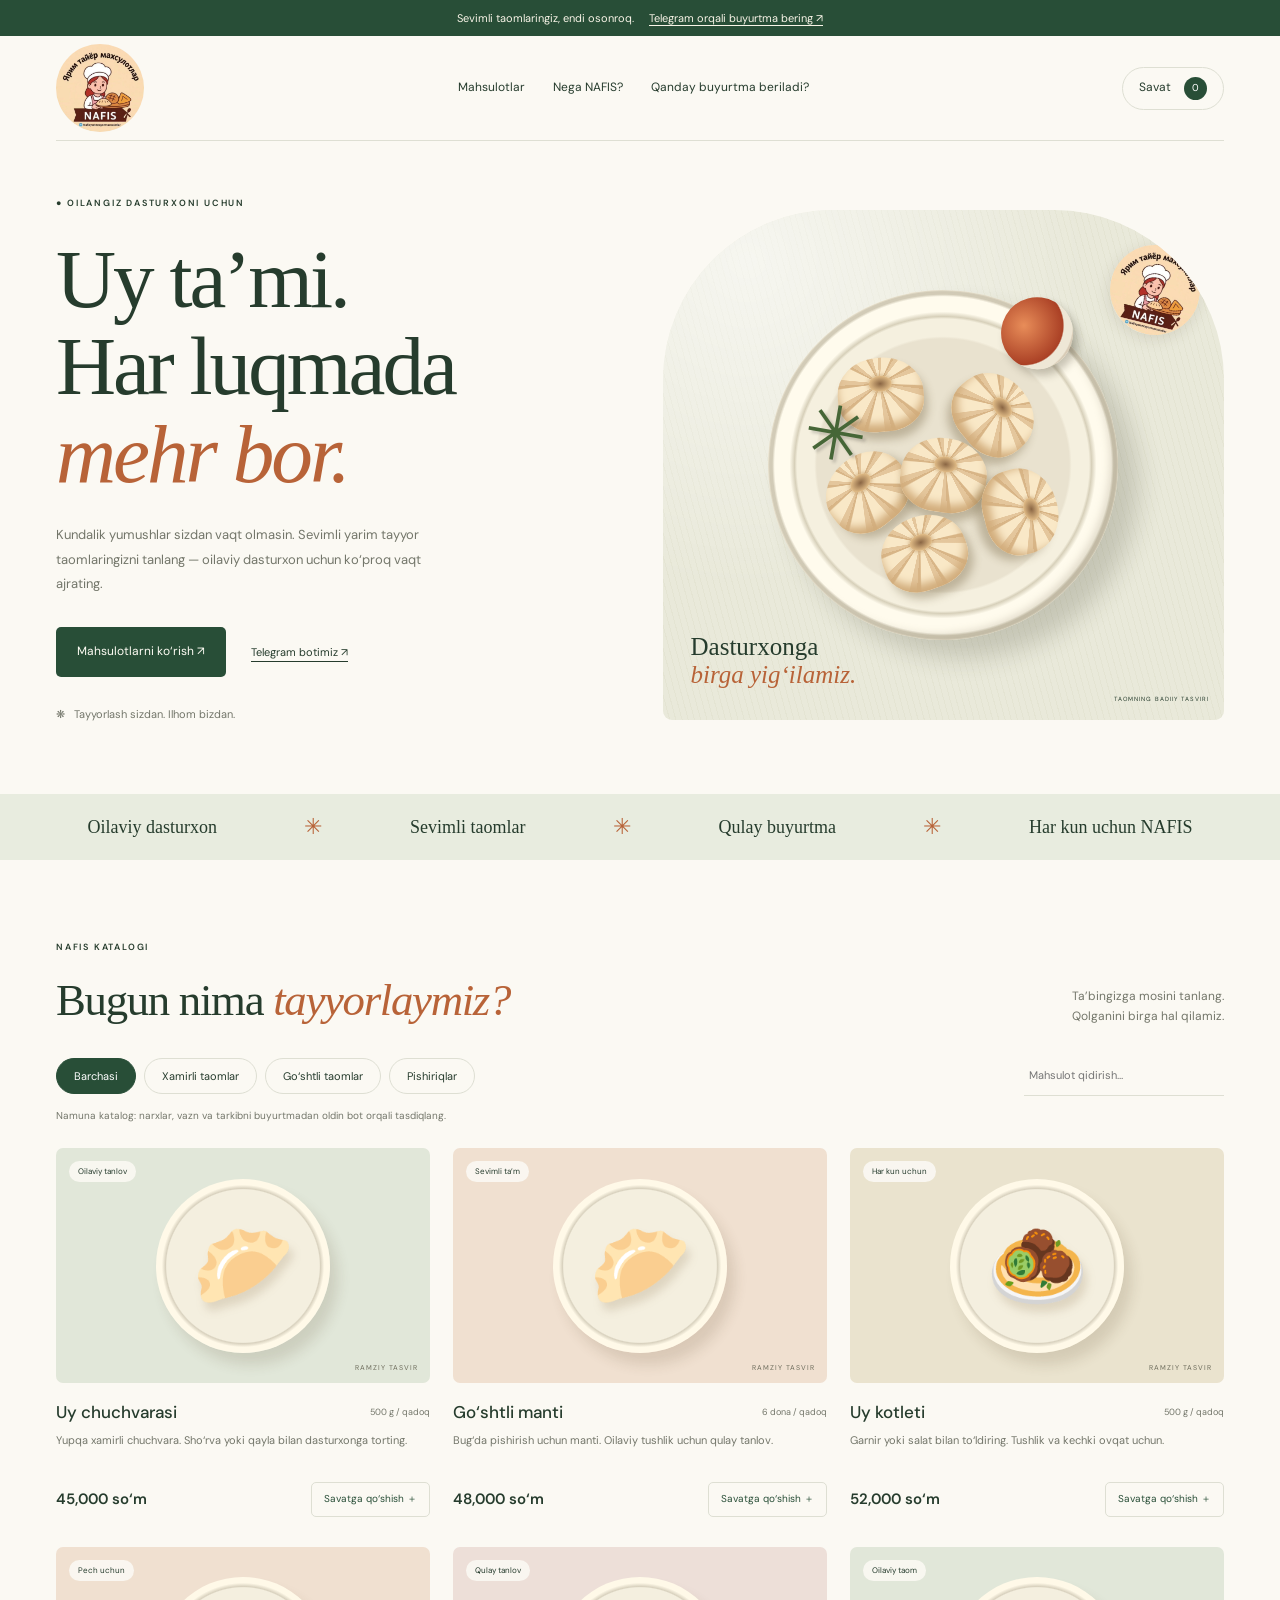
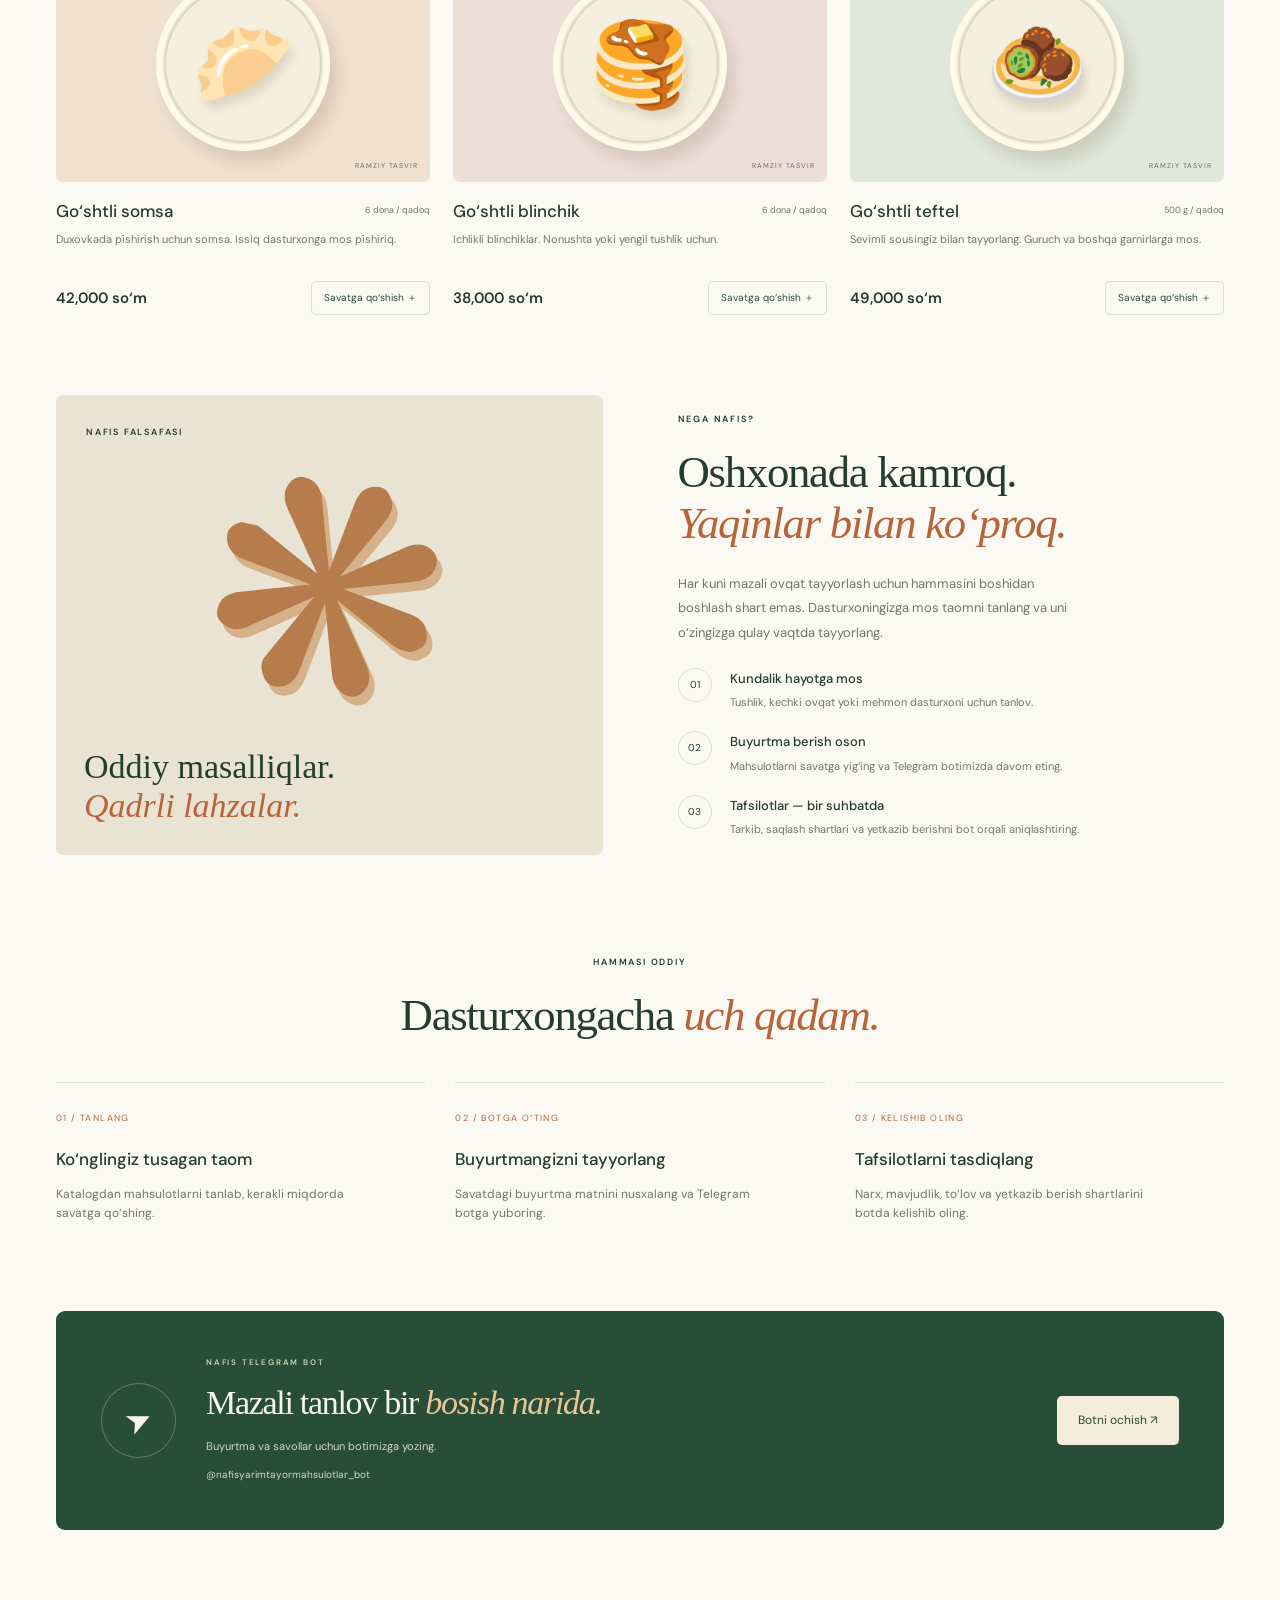
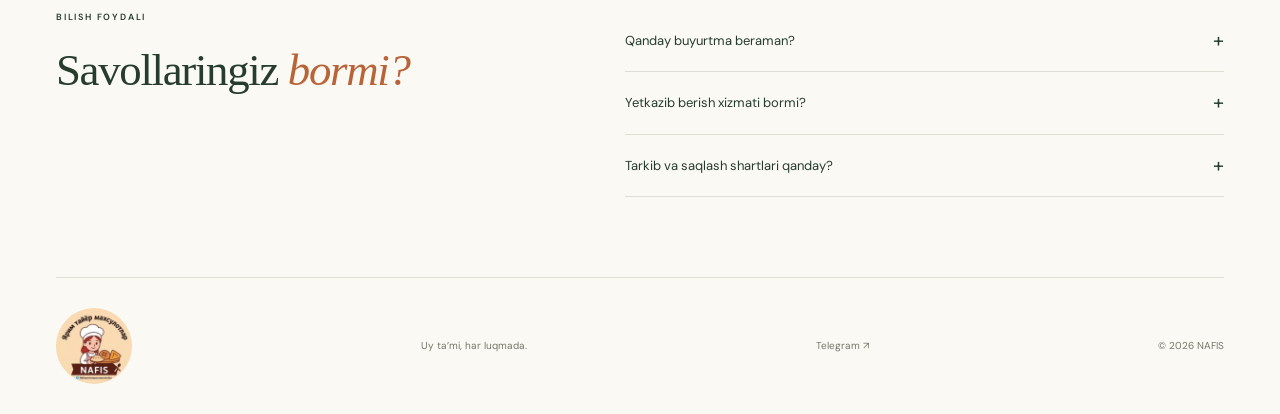
<file: chat/index.html>
<!DOCTYPE html>
<html lang="uz"><head><meta charset="UTF-8"><meta name="viewport" content="width=device-width,initial-scale=1"><meta name="theme-color" content="#284e37"><meta name="description" content="NAFIS yarim tayyor mahsulotlar. Mahsulotlarni tanlang va Telegram bot orqali buyurtma bering."><title>NAFIS — Uy ta’mi, har luqmada</title><link rel="icon" type="image/jpeg" href="nafis-logo.jpg"><link rel="stylesheet" href="style.css"><script src="data.js" defer></script><script src="script.js" defer></script></head><body>
<a class="skip" href="#main">Asosiy mazmunga o‘tish</a><div class="topbar">Sevimli taomlaringiz, endi osonroq. <a data-bot href="https://t.me/nafisyarimtayormahsulotlar_bot" target="_blank" rel="noopener noreferrer">Telegram orqali buyurtma bering ↗</a></div>
<header class="wrap header"><a class="logo has-image" href="#" aria-label="NAFIS bosh sahifa"><img class="brand-image" src="nafis-logo.jpg" alt="NAFIS yarim tayyor mahsulotlar" width="88" height="88"></a><nav id="nav" aria-label="Asosiy navigatsiya"><a href="#mahsulotlar">Mahsulotlar</a><a href="#haqimizda">Nega NAFIS?</a><a href="#buyurtma">Qanday buyurtma beriladi?</a></nav><div class="actions"><button id="open-cart" aria-haspopup="dialog">Savat <span id="cart-count">0</span></button><button id="menu" aria-label="Menyuni ochish" aria-controls="nav" aria-expanded="false">☰</button></div></header>
<main id="main"><section class="hero wrap"><div><p class="eyebrow">● OILANGIZ DASTURXONI UCHUN</p><h1>Uy ta’mi.<br>Har luqmada<br><em>mehr bor.</em></h1><p class="intro">Kundalik yumushlar sizdan vaqt olmasin. Sevimli yarim tayyor taomlaringizni tanlang — oilaviy dasturxon uchun ko‘proq vaqt ajrating.</p><div class="hero-actions"><a class="button" href="#mahsulotlar">Mahsulotlarni ko‘rish ↗</a><a class="text-link" data-bot href="https://t.me/nafisyarimtayormahsulotlar_bot" target="_blank" rel="noopener noreferrer">Telegram botimiz ↗</a></div><p class="hero-note">❋ &nbsp; Tayyorlash sizdan. Ilhom bizdan.</p></div><div class="hero-art" role="img" aria-label="Likopchadagi manti taomining badiiy tasviri"><div class="plate"><i class="dumpling d1"></i><i class="dumpling d2"></i><i class="dumpling d3"></i><i class="dumpling d4"></i><i class="dumpling d5"></i><i class="dumpling d6"></i><span class="herb">✳</span><span class="sauce"></span></div><img class="seal brand-seal" src="nafis-logo.jpg" alt="NAFIS" width="90" height="90"><span class="art-caption">Dasturxonga<br><em>birga yig‘ilamiz.</em></span><small>TAOMNING BADIIY TASVIRI</small></div></section>
<div class="ribbon"><span>Oilaviy dasturxon</span><b>✳</b><span>Sevimli taomlar</span><b>✳</b><span>Qulay buyurtma</span><b>✳</b><span>Har kun uchun NAFIS</span></div>
<section class="catalog wrap" id="mahsulotlar"><div class="section-head"><div><p class="eyebrow">NAFIS KATALOGI</p><h2>Bugun nima <em>tayyorlaymiz?</em></h2></div><p>Ta’bingizga mosini tanlang.<br>Qolganini birga hal qilamiz.</p></div><div class="tools"><div class="filters" role="group" aria-label="Mahsulot toifalari"><button data-filter="all" class="active" aria-pressed="true">Barchasi</button><button data-filter="xamir" aria-pressed="false">Xamirli taomlar</button><button data-filter="gosht" aria-pressed="false">Go‘shtli taomlar</button><button data-filter="pishiriq" aria-pressed="false">Pishiriqlar</button></div><input id="search" type="search" placeholder="Mahsulot qidirish…" aria-label="Mahsulot qidirish"></div><p class="catalog-note">Namuna katalog: narxlar, vazn va tarkibni buyurtmadan oldin bot orqali tasdiqlang.</p><div class="products" id="products"></div><p id="empty-search" hidden>Mahsulot topilmadi. Boshqa nom bilan qidirib ko‘ring.</p></section>
<section class="about wrap" id="haqimizda"><div class="about-art"><p class="eyebrow">NAFIS FALSAFASI</p><span class="flower">❋</span><span class="art-caption">Oddiy masalliqlar.<br><em>Qadrli lahzalar.</em></span></div><div><p class="eyebrow">NEGA NAFIS?</p><h2>Oshxonada kamroq.<br><em>Yaqinlar bilan ko‘proq.</em></h2><p class="intro">Har kuni mazali ovqat tayyorlash uchun hammasini boshidan boshlash shart emas. Dasturxoningizga mos taomni tanlang va uni o‘zingizga qulay vaqtda tayyorlang.</p><div class="benefit"><b>01</b><div><h3>Kundalik hayotga mos</h3><p>Tushlik, kechki ovqat yoki mehmon dasturxoni uchun tanlov.</p></div></div><div class="benefit"><b>02</b><div><h3>Buyurtma berish oson</h3><p>Mahsulotlarni savatga yig‘ing va Telegram botimizda davom eting.</p></div></div><div class="benefit"><b>03</b><div><h3>Tafsilotlar — bir suhbatda</h3><p>Tarkib, saqlash shartlari va yetkazib berishni bot orqali aniqlashtiring.</p></div></div></div></section>
<section class="steps wrap" id="buyurtma"><p class="eyebrow">HAMMASI ODDIY</p><h2>Dasturxongacha <em>uch qadam.</em></h2><div class="step-grid"><article><span>01 / TANLANG</span><h3>Ko‘nglingiz tusagan taom</h3><p>Katalogdan mahsulotlarni tanlab, kerakli miqdorda savatga qo‘shing.</p></article><article><span>02 / BOTGA O‘TING</span><h3>Buyurtmangizni tayyorlang</h3><p>Savatdagi buyurtma matnini nusxalang va Telegram botga yuboring.</p></article><article><span>03 / KELISHIB OLING</span><h3>Tafsilotlarni tasdiqlang</h3><p>Narx, mavjudlik, to‘lov va yetkazib berish shartlarini botda kelishib oling.</p></article></div></section>
<section class="telegram wrap"><span class="telegram-icon" aria-hidden="true">➤</span><div><p class="eyebrow">NAFIS TELEGRAM BOT</p><h2>Mazali tanlov bir <em>bosish narida.</em></h2><p>Buyurtma va savollar uchun botimizga yozing.</p><small>@nafisyarimtayormahsulotlar_bot</small></div><a class="button light" data-bot href="https://t.me/nafisyarimtayormahsulotlar_bot" target="_blank" rel="noopener noreferrer">Botni ochish ↗</a></section>
<section class="faq wrap"><div><p class="eyebrow">BILISH FOYDALI</p><h2>Savollaringiz <em>bormi?</em></h2></div><div><details><summary>Qanday buyurtma beraman? <span>+</span></summary><p>Mahsulotlarni savatga qo‘shing, buyurtma matnini nusxalang va bot chatiga yuboring. Buyurtma botda tasdiqlangandan keyin qabul qilinadi.</p></details><details><summary>Yetkazib berish xizmati bormi? <span>+</span></summary><p>Yetkazib berish hududi, vaqti va narxini botdan aniqlashtiring. Saytdagi jami summaga yetkazib berish kiritilmagan.</p></details><details><summary>Tarkib va saqlash shartlari qanday? <span>+</span></summary><p>Aniq tarkib, allergenlar, saqlash harorati va tayyorlash yo‘riqnomasini buyurtmadan oldin bot orqali so‘rang. Qadoqdagi ko‘rsatmalarga amal qiling.</p></details></div></section></main>
<footer class="wrap"><a class="logo has-image" href="#" aria-label="NAFIS bosh sahifa"><img class="brand-image" src="nafis-logo.jpg" alt="NAFIS yarim tayyor mahsulotlar" width="88" height="88"></a><span>Uy ta’mi, har luqmada.</span><a data-bot href="https://t.me/nafisyarimtayormahsulotlar_bot" target="_blank" rel="noopener noreferrer">Telegram ↗</a><small>© <span id="year">2026</span> NAFIS</small></footer>
<div class="toast" id="toast" role="status"></div><dialog id="cart-dialog" aria-labelledby="cart-title"><div class="cart-heading"><div><p class="eyebrow">SIZNING TANLOVINGIZ</p><h2 id="cart-title">Savatingiz</h2></div><button id="close-cart" aria-label="Savatni yopish">×</button></div><div id="cart-items"></div><div id="checkout"><div class="total"><span>Taxminiy jami</span><strong id="cart-total"></strong></div><p class="catalog-note">Narxlar namuna uchun. Yakuniy narx va yetkazib berish botda tasdiqlanadi.</p><form id="customer-form"><h3>Buyurtmachi ma?lumotlari</h3><label for="customer-name">Ismingiz</label><input id="customer-name" name="name" autocomplete="name" required maxlength="80" placeholder="Ism va familiya"><label for="customer-phone">Telefon raqamingiz</label><input id="customer-phone" name="tel" type="tel" autocomplete="tel" required maxlength="25" placeholder="+998 90 123 45 67"><label for="delivery-method">Buyurtmani olish usuli</label><select id="delivery-method"><option value="delivery">Yetkazib berish</option><option value="pickup">Olib ketish</option></select><div id="address-field"><label for="customer-address">Yetkazib berish manzili</label><input id="customer-address" autocomplete="street-address" required maxlength="250" placeholder="Shahar, ko?cha, uy va mo?ljal"></div></form><label for="order-note">Buyurtmaga izoh (ixtiyoriy)</label><textarea id="order-note" rows="2" maxlength="500" placeholder="Yetkazib berish hududi yoki savolingiz"></textarea><label for="order-text">Botga yuborish uchun buyurtma</label><textarea id="order-text" rows="6" readonly></textarea><button class="button" id="copy-order">1. Buyurtmani nusxalash ⧉</button><a id="send-order" class="button secondary" data-bot href="https://t.me/nafisyarimtayormahsulotlar_bot" target="_blank" rel="noopener noreferrer">2. Botga o‘tish va matnni yuborish ↗</a><p id="copy-status" role="status"></p></div></dialog><noscript><p class="noscript">Katalog va savat uchun JavaScriptni yoqing. Buyurtmani Telegram botimiz orqali ham berishingiz mumkin.</p></noscript></body></html>
</file>
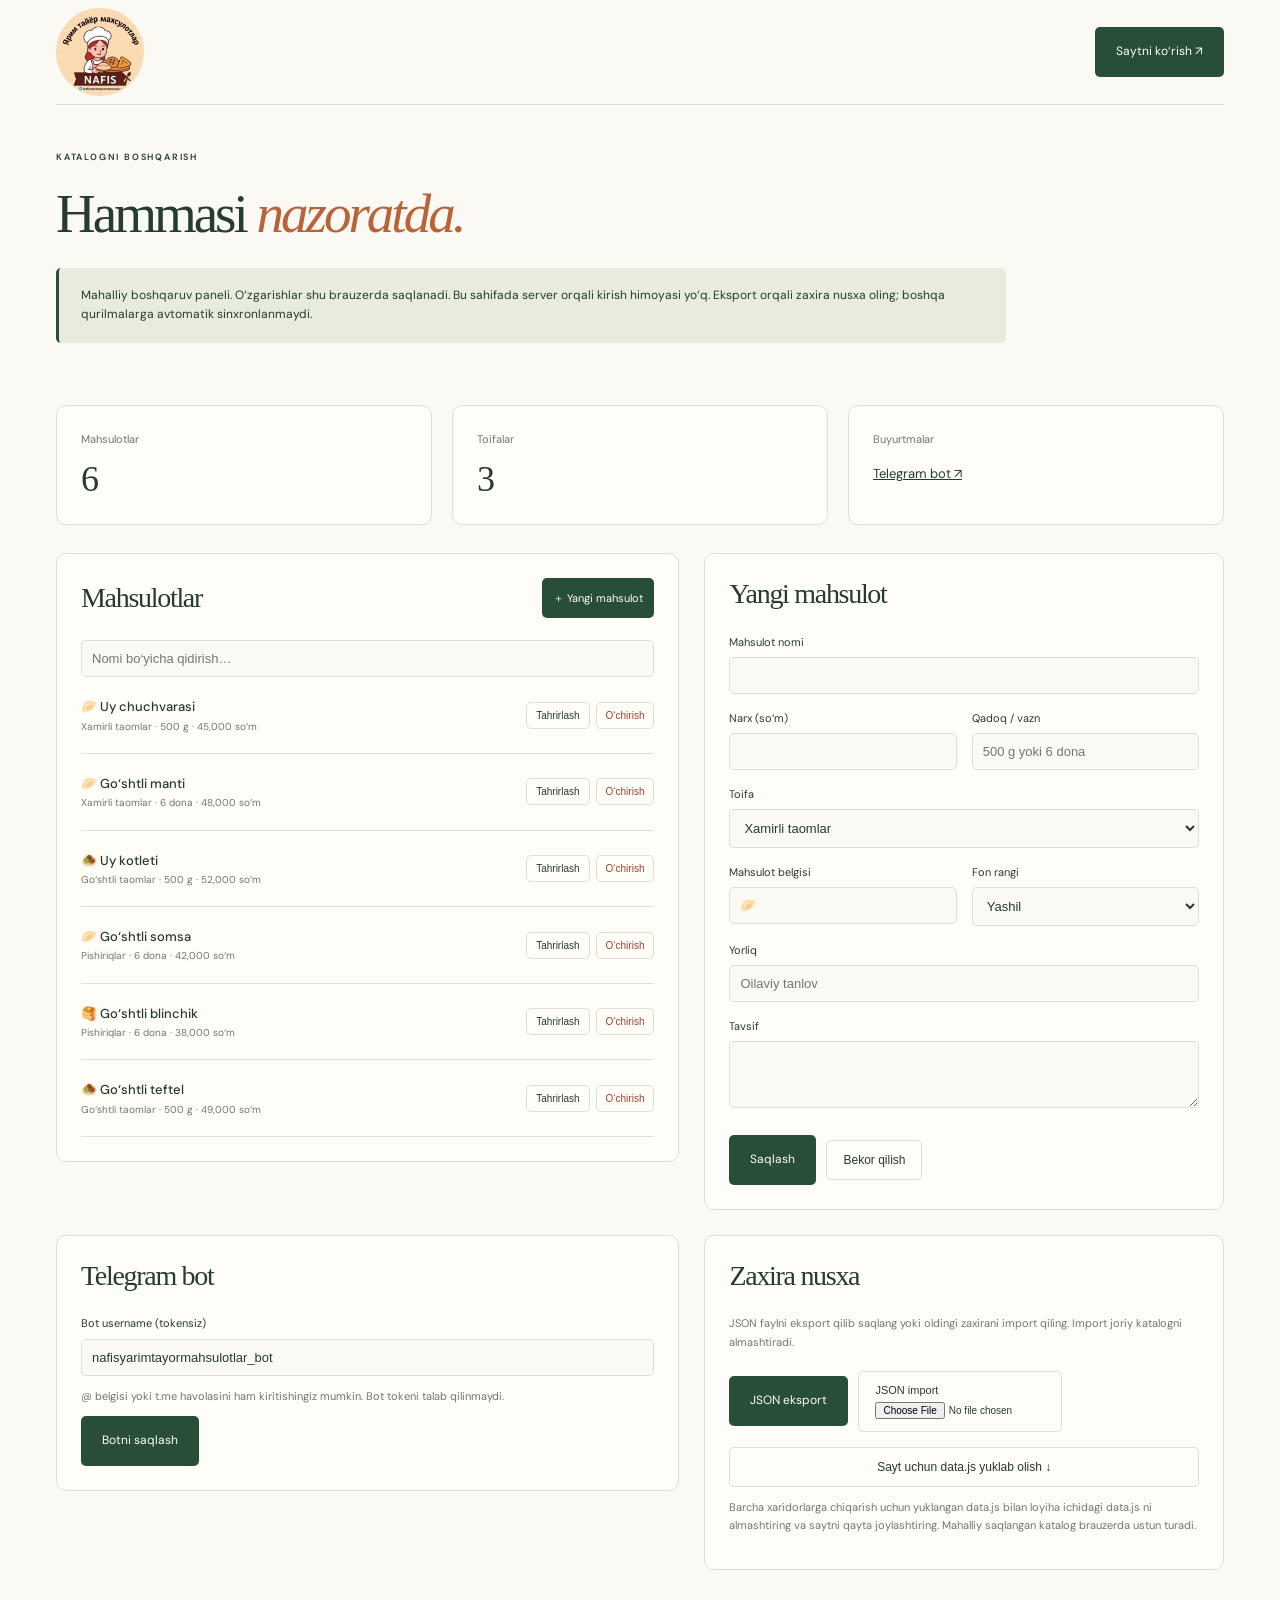
<file: chat/admin.html>
<!DOCTYPE html><html lang="uz"><head><meta charset="utf-8"><meta name="viewport" content="width=device-width,initial-scale=1"><meta name="robots" content="noindex"><title>NAFIS — Boshqaruv</title><link rel="icon" type="image/jpeg" href="nafis-logo.jpg"><link rel="stylesheet" href="style.css"><link rel="stylesheet" href="admin.css"><script src="data.js" defer></script><script src="admin.js" defer></script></head><body><header class="wrap header"><a class="logo has-image" href="index.html" aria-label="NAFIS bosh sahifa"><img class="brand-image" src="nafis-logo.jpg" alt="NAFIS yarim tayyor mahsulotlar" width="88" height="88"></a><a class="button" href="index.html">Saytni ko‘rish ↗</a></header><main class="wrap admin"><p class="eyebrow">KATALOGNI BOSHQARISH</p><h1>Hammasi <em>nazoratda.</em></h1><p class="notice">Mahalliy boshqaruv paneli. O‘zgarishlar shu brauzerda saqlanadi. Bu sahifada server orqali kirish himoyasi yo‘q. Eksport orqali zaxira nusxa oling; boshqa qurilmalarga avtomatik sinxronlanmaydi.</p><p id="status" role="status" aria-live="polite"></p><div class="stats"><article><small>Mahsulotlar</small><strong id="product-count">0</strong></article><article><small>Toifalar</small><strong>3</strong></article><article><small>Buyurtmalar</small><a id="bot-link" target="_blank" rel="noopener noreferrer">Telegram bot ↗</a></article></div><div class="admin-grid"><section class="panel"><div class="panel-head"><h2>Mahsulotlar</h2><button id="new-product" class="button">＋ Yangi mahsulot</button></div><input id="admin-search" type="search" placeholder="Nomi bo‘yicha qidirish…" aria-label="Mahsulot qidirish"><div id="admin-products"></div></section><section class="panel editor"><h2 id="editor-title">Yangi mahsulot</h2><form id="product-form"><input type="hidden" id="product-id"><label for="name">Mahsulot nomi</label><input id="name" required maxlength="80"><div class="field-row"><div><label for="price">Narx (so‘m)</label><input id="price" type="number" min="1" max="100000000" step="1" required></div><div><label for="weight">Qadoq / vazn</label><input id="weight" placeholder="500 g yoki 6 dona" required maxlength="40"></div></div><label for="category">Toifa</label><select id="category"><option value="xamir">Xamirli taomlar</option><option value="gosht">Go‘shtli taomlar</option><option value="pishiriq">Pishiriqlar</option></select><div class="field-row"><div><label for="food">Mahsulot belgisi</label><input id="food" value="🥟" required maxlength="16"></div><div><label for="color">Fon rangi</label><select id="color"><option value="sage">Yashil</option><option value="peach">Shaftoli</option><option value="gold">Oltin</option><option value="pink">Pushti</option></select></div></div><label for="tag">Yorliq</label><input id="tag" placeholder="Oilaviy tanlov" required maxlength="40"><label for="description">Tavsif</label><textarea id="description" rows="3" required maxlength="400"></textarea><div class="form-actions"><button class="button" type="submit">Saqlash</button><button class="quiet" id="cancel-edit" type="button">Bekor qilish</button></div></form></section></div><div class="admin-grid settings"><section class="panel"><h2>Telegram bot</h2><form id="settings-form"><label for="bot-username">Bot username (tokensiz)</label><input id="bot-username" required maxlength="32" placeholder="nafisyarimtayormahsulotlar_bot"><p class="hint">@ belgisi yoki t.me havolasini ham kiritishingiz mumkin. Bot tokeni talab qilinmaydi.</p><button class="button">Botni saqlash</button></form></section><section class="panel"><h2>Zaxira nusxa</h2><p class="hint">JSON faylni eksport qilib saqlang yoki oldingi zaxirani import qiling. Import joriy katalogni almashtiradi.</p><div class="form-actions"><button class="button" id="export-data">JSON eksport</button><label class="quiet file-label">JSON import<input id="import-data" type="file" accept=".json,application/json"></label></div><button id="export-source" class="quiet wide">Sayt uchun data.js yuklab olish ↓</button><p class="hint">Barcha xaridorlarga chiqarish uchun yuklangan data.js bilan loyiha ichidagi data.js ni almashtiring va saytni qayta joylashtiring. Mahalliy saqlangan katalog brauzerda ustun turadi.</p></section></div></main><dialog id="confirm-dialog" aria-labelledby="confirm-title"><h2 id="confirm-title">Tasdiqlash</h2><p id="confirm-text"></p><div class="form-actions"><button id="confirm-yes" class="button">Tasdiqlash</button><button id="confirm-no" class="quiet">Bekor qilish</button></div></dialog></body></html>
</file>
<file: chat/style.css>
@import url('https://fonts.googleapis.com/css2?family=DM+Sans:wght@400;500;600;700&display=swap');
:root{--bg:#fbf9f3;--ink:#263c2d;--green:#284e37;--muted:#73766a;--line:#dedfd3;--orange:#b86338;--serif:Georgia,'Times New Roman',serif}*{box-sizing:border-box}html{scroll-behavior:smooth;scroll-padding-top:25px}body{margin:0;background:var(--bg);color:var(--ink);font:14px/1.65 'DM Sans',Arial,sans-serif}a{color:inherit;text-decoration:none}button,input,textarea{font:inherit}button{cursor:pointer}a,button{-webkit-tap-highlight-color:transparent}:focus-visible{outline:3px solid var(--orange);outline-offset:4px}.wrap{width:calc(100% - 112px);max-width:1320px;margin-inline:auto}.topbar{background:var(--green);color:#f9f5e8;padding:9px 20px;text-align:center;font-size:11px}.topbar a{margin-left:12px;text-decoration:underline;text-underline-offset:3px}.header{height:105px;display:flex;justify-content:space-between;align-items:center;gap:25px;border-bottom:1px solid var(--line)}.logo{display:flex;align-items:center;gap:10px}.logo>b{font-size:49px;line-height:1;font-weight:400}.logo>span{font:32px/1.1 var(--serif);letter-spacing:3px}.logo small{display:block;font:600 6px/2.5 Arial,sans-serif;letter-spacing:1.3px}.header nav{display:flex;gap:28px;font-size:12px}.header nav a:hover,.text-link:hover{color:var(--orange)}.actions{display:flex;align-items:center;gap:10px}.actions button{border:1px solid var(--line);border-radius:25px;background:transparent;padding:9px 16px;color:var(--ink);font-size:12px}#cart-count{display:inline-grid;place-items:center;min-width:23px;height:23px;background:var(--green);color:white;border-radius:50%;font-size:10px;margin-left:10px}#menu{display:none}.hero{display:grid;grid-template-columns:1fr 1fr;gap:45px;align-items:center;padding-block:55px 60px}.eyebrow{font-size:9px;letter-spacing:1.8px;font-weight:600;margin:0 0 20px}h1{font:400 clamp(56px,6.5vw,94px)/1.05 var(--serif);letter-spacing:-3px;margin:25px 0}em{font-weight:400;color:var(--orange)}.intro{max-width:400px;font-size:13px;color:var(--muted);line-height:1.9}.hero-actions{display:flex;align-items:center;gap:25px;margin-top:30px}.button{display:flex;align-items:center;justify-content:center;gap:20px;background:var(--green);color:#fffdf5;border:0;border-radius:5px;padding:15px 21px;font-size:12px;transition:background .2s,transform .2s}.button:hover{background:#386747;transform:translateY(-1px)}.text-link{font-size:11px;text-decoration:underline;text-underline-offset:5px}.hero-note{font-size:11px;color:var(--muted);margin-top:28px}.hero-art{position:relative;min-width:0;min-height:510px;background:#e9e9da;border-radius:170px 170px 9px 9px;overflow:hidden;display:grid;place-items:center;isolation:isolate}.hero-art:before{content:'';position:absolute;inset:0;background:radial-gradient(ellipse at 15% 10%,#fff9,transparent 50%),repeating-linear-gradient(75deg,#9c9b6610 0 1px,transparent 1px 6px)}.plate{position:relative;width:350px;height:350px;border-radius:50%;background:radial-gradient(circle,#e9e2cf 0 51%,#f5f0df 52% 59%,#d7d0ba 60%,#fffbed 62% 68%,#d2cbb7 69% 70%,#f7f0dd 71%);box-shadow:15px 23px 25px #3b3c2633,inset -6px -7px 9px #9e967e55;transform:rotate(-15deg)}.dumpling{position:absolute;width:86px;height:74px;border-radius:48% 48% 42% 42%;background:repeating-conic-gradient(from 0deg at 50% 35%,#e4c69c 0deg 8deg,#f9e8c7 9deg 28deg,#d8b587 30deg 34deg);box-shadow:3px 8px 8px #69563255,inset 0 -8px 8px #d1ac7b;transform:rotate(10deg)}.dumpling:after{content:'';position:absolute;width:23px;height:16px;left:32px;top:18px;border-radius:50%;background:radial-gradient(ellipse,#8a6644,#dcb783 65%,#f3ddb5);box-shadow:0 0 5px #bd9663}.d1{left:90px;top:54px}.d2{right:70px;top:102px;transform:rotate(65deg)}.d3{left:52px;top:144px;transform:rotate(-25deg)}.d4{left:130px;top:148px;transform:rotate(23deg)}.d5{right:69px;bottom:73px;transform:rotate(90deg)}.d6{left:91px;bottom:58px;transform:rotate(-5deg)}.herb{position:absolute;left:48px;top:80px;font-size:75px;color:#466637;line-height:1;text-shadow:3px 3px 3px #2223;transform:rotate(25deg)}.sauce{position:absolute;right:14px;top:36px;width:72px;height:72px;background:radial-gradient(circle at 35% 35%,#e88d59,#aa4025 59%,#eee7d6 61% 73%,#d8cbb6 75%);border-radius:50%;box-shadow:3px 7px 9px #31281644}.art-caption{position:absolute;bottom:30px;left:28px;font:25px/1.15 var(--serif)}.seal{position:absolute;top:35px;right:24px;transform:rotate(14deg);border:1px solid #59704466;outline:1px solid #59704466;outline-offset:4px;border-radius:50%;width:79px;height:79px;text-align:center;padding:12px 0;font-size:7px;line-height:1.4;letter-spacing:2px}.seal b{font-size:25px;font-weight:400}.hero-art>small{position:absolute;right:15px;bottom:15px;font-size:6px;letter-spacing:1px}.ribbon{display:flex;justify-content:space-evenly;align-items:center;gap:20px;background:#e8ecdf;padding:20px;font:18px var(--serif)}.ribbon b{color:var(--orange);font-size:22px;font-weight:400}.catalog{padding-block:80px}.section-head{display:flex;justify-content:space-between;align-items:flex-end;gap:20px}h2{font:400 clamp(31px,3.5vw,48px)/1.15 var(--serif);letter-spacing:-1.3px;margin:0}.section-head>p{font-size:12px;color:var(--muted);margin:0}.tools{display:flex;justify-content:space-between;gap:15px;align-items:center;margin:30px 0 12px}.filters{display:flex;gap:8px;flex-wrap:wrap}.filters button{border:1px solid var(--line);border-radius:25px;background:none;color:var(--ink);font-size:11px;padding:8px 17px}.filters .active{background:var(--green);color:white;border-color:var(--green)}#search{border:0;border-bottom:1px solid var(--line);padding:10px 5px;background:none;font-size:11px;color:var(--ink);width:200px;min-width:0}.catalog-note{font-size:10px;color:var(--muted);margin-bottom:24px}.products{display:grid;grid-template-columns:repeat(3,1fr);gap:30px 23px}.product{min-width:0}.food-art{height:235px;position:relative;display:grid;place-items:center;border-radius:7px;background:#e1e7d9;overflow:hidden}.food-art:before{content:'';position:absolute;width:174px;height:174px;border-radius:50%;background:radial-gradient(circle,#f4efdf 0 62%,#d9d2bf 63%,#fff9e8 66% 72%,#d2c8af 74%);box-shadow:8px 12px 13px #4e392023}.food-art .food{position:relative;font-size:82px;line-height:1;filter:drop-shadow(4px 8px 4px #795b322b)}.food-art.peach{background:#f0e0d0}.food-art.gold{background:#eae3ce}.food-art.pink{background:#eddfd8}.tag{position:absolute;top:13px;left:13px;border-radius:20px;background:#fbf9f3e8;padding:4px 9px;font-size:8px}.food-art small{position:absolute;bottom:10px;right:12px;font-size:7px;letter-spacing:1px;color:#6d6c5c}.product-title{display:flex;justify-content:space-between;gap:10px;align-items:center;margin-top:15px}.product h3{font-size:17px;font-weight:500;margin:0}.weight{font-size:9px;color:var(--muted);white-space:nowrap}.product p{font-size:11px;color:var(--muted);min-height:36px;margin:5px 0 15px}.product-bottom{display:flex;justify-content:space-between;align-items:center;gap:10px}.price{font-size:15px;font-weight:600}.add-button{border:1px solid var(--line);border-radius:5px;background:none;color:var(--green);font-size:10px;padding:8px 12px}.add-button:hover{background:var(--green);color:white}.about{display:grid;grid-template-columns:1fr 1fr;gap:75px;align-items:center;padding-bottom:80px}.about-art{min-height:460px;background:#e9e3d4;border-radius:7px;position:relative;overflow:hidden;padding:30px}.flower{position:absolute;font:300px/1 Georgia;color:#b77c4c;top:50px;left:50%;transform:translateX(-50%) rotate(-15deg);text-shadow:3px 10px 0 #d5b18a}.about-art .art-caption{font-size:34px;bottom:30px}.about .intro{margin-block:22px}.benefit{display:flex;gap:18px;margin-top:20px}.benefit>b{width:34px;height:34px;border:1px solid var(--line);border-radius:50%;display:grid;place-items:center;flex-shrink:0;font-size:10px;font-weight:400}.benefit h3{font-size:13px;font-weight:500;margin:0 0 4px}.benefit p{font-size:11px;color:var(--muted);margin:0}.steps{padding-block:20px 75px;text-align:center}.step-grid{display:grid;grid-template-columns:repeat(3,1fr);gap:30px;text-align:left;margin-top:40px}.step-grid article{border-top:1px solid var(--line);padding-top:22px}.step-grid article>span{font-size:9px;letter-spacing:1.4px;color:var(--orange)}.step-grid h3{font-size:17px;font-weight:500;margin:17px 0 10px}.step-grid p{font-size:12px;color:var(--muted);max-width:300px}.telegram{background:var(--green);color:#f8f6ec;border-radius:9px;padding:45px;display:flex;align-items:center;gap:30px}.telegram-icon{width:75px;height:75px;display:grid;place-items:center;border:1px solid #ffffff40;border-radius:50%;font-size:32px;transform:rotate(-25deg);flex-shrink:0}.telegram .eyebrow{color:#c8d5b9;font-size:8px;margin-bottom:14px}.telegram h2{font-size:34px}.telegram em{color:#e8c698}.telegram p:not(.eyebrow){font-size:11px;color:#d2dacc;margin:14px 0 7px}.telegram small{font-size:10px;color:#d2dacc;overflow-wrap:anywhere}.telegram .button{margin-left:auto;white-space:nowrap}.light{background:#f4eddb;color:var(--green)}.light:hover{background:#e1e9c8}.faq{display:grid;grid-template-columns:1fr 1.2fr;gap:70px;padding-block:80px}details{border-bottom:1px solid var(--line)}summary{list-style:none;display:flex;justify-content:space-between;gap:15px;padding:20px 0;cursor:pointer;font-size:13px}summary::-webkit-details-marker{display:none}summary span{font-size:20px;line-height:1}details[open] summary span{transform:rotate(45deg)}details p{font-size:12px;color:var(--muted);margin:0 0 20px}footer{border-top:1px solid var(--line);display:flex;align-items:center;justify-content:space-between;gap:20px;padding-block:30px}footer>span,footer>a:not(.logo),footer>small{font-size:10px;color:var(--muted)}footer .logo>b{font-size:38px}footer .logo>span{font-size:25px}footer .logo small{font-size:5px}.skip{position:fixed;top:-100px;left:20px;z-index:100;background:var(--green);color:white;padding:12px}.skip:focus{top:10px}.toast{position:fixed;bottom:25px;left:50%;transform:translate(-50%,20px);padding:13px 23px;border-radius:30px;background:var(--green);color:white;font-size:12px;opacity:0;transition:opacity .2s,transform .2s;pointer-events:none;max-width:90%;text-align:center;z-index:30}.toast.visible{opacity:1;transform:translate(-50%,0)}dialog{width:540px;max-width:calc(100% - 24px);max-height:90dvh;padding:28px;border:0;border-radius:12px;background:var(--bg);color:var(--ink);box-shadow:0 25px 80px #0003}dialog::backdrop{background:#162b21a6;backdrop-filter:blur(5px)}.cart-heading{display:flex;justify-content:space-between;align-items:center;gap:20px;margin-bottom:25px}.cart-heading .eyebrow{margin-bottom:6px}.cart-heading h2{font-size:32px}#close-cart{border:1px solid var(--line);border-radius:50%;background:none;color:var(--ink);font-size:24px;width:34px;height:34px;line-height:1}.cart-row{display:flex;justify-content:space-between;align-items:center;gap:12px;padding:16px 0;border-bottom:1px solid var(--line)}.cart-row h3{font-size:13px;margin:0}.cart-row small{font-size:10px;color:var(--muted)}.quantity{display:flex;gap:10px;align-items:center}.quantity button{border:0;border-radius:4px;background:#e8ecdf;color:var(--green);width:28px;height:28px;font-size:17px}.quantity span{min-width:15px;text-align:center;font-size:12px}.quantity .remove{background:none;color:var(--muted)}button:disabled{opacity:.5;cursor:default}.total{display:flex;justify-content:space-between;margin-top:22px}.total strong{font-size:20px}#checkout label{display:block;font-size:11px;margin:16px 0 6px}textarea{width:100%;resize:vertical;min-height:65px;border:1px solid var(--line);border-radius:5px;background:#fffdf8;color:var(--ink);padding:11px;font-size:12px}#order-text{font-size:11px}#checkout .button{width:100%;margin-top:12px}.secondary{background:#e7ebdf;color:var(--ink)}.secondary:hover{background:#d9e0ce}#copy-status{min-height:18px;font-size:11px}.empty-cart{text-align:center;padding:35px 10px;color:var(--muted)}[hidden]{display:none!important}body.modal-open{overflow:hidden}.noscript{text-align:center;padding:20px;background:#fff0cc}
@media(max-width:1100px){.wrap{width:calc(100% - 64px)}.header nav{gap:16px;font-size:10px}.hero{gap:24px}.hero-art{min-height:450px}.plate{transform:rotate(-15deg) scale(.88)}.hero-actions{gap:15px}.hero-actions .button{padding:13px;font-size:11px}.about{gap:40px}.telegram{padding:32px;gap:20px}.telegram-icon{width:55px;height:55px;font-size:25px}.telegram h2{font-size:29px}.food-art{height:210px}.product h3{font-size:15px}.filters button{padding-inline:12px}#search{width:160px}.ribbon{font-size:16px}}
@media(max-width:760px){.wrap{width:calc(100% - 40px)}.topbar{font-size:9px;padding-inline:15px}.topbar a{margin-left:5px}.header{height:85px;position:relative;gap:12px}.logo>b{font-size:40px}.logo>span{font-size:27px}.logo small{font-size:5px}.header nav{display:none;position:absolute;top:84px;left:-20px;right:-20px;padding:20px;background:var(--bg);border-bottom:1px solid var(--line);flex-direction:column;gap:18px;font-size:13px;z-index:20}.header nav.open{display:flex}#menu{display:block;border:0;font-size:24px;padding:5px}.actions{gap:5px}.actions #open-cart{padding:7px 10px;font-size:10px}#cart-count{margin-left:7px}.hero{grid-template-columns:1fr;padding-block:35px;gap:30px}h1{font-size:68px;letter-spacing:-2px;margin:20px 0}.hero .intro{max-width:none}.hero .eyebrow{font-size:8px}.hero-actions{gap:25px}.hero-actions .button{padding:14px 20px;font-size:12px}.hero-note{margin-top:20px}.hero-art{min-height:430px;border-radius:150px 150px 8px 8px}.plate{transform:rotate(-15deg)}.art-caption{font-size:23px;bottom:25px}.seal{top:25px}.ribbon{gap:12px;font-size:14px;padding:16px 20px}.ribbon span{white-space:nowrap}.ribbon b{font-size:16px}.ribbon span:nth-of-type(n+3),.ribbon b:nth-of-type(n+2){display:none}.catalog{padding-block:50px}.section-head{display:block}.section-head>p{font-size:11px;margin-top:15px}.section-head>p br{display:none}h2{font-size:35px}.tools{display:block;margin-top:25px}.filters{gap:6px}.filters button{padding:7px 12px;font-size:10px}#search{width:100%;margin-top:15px;font-size:12px}.catalog-note{font-size:9px;line-height:1.7}.products{grid-template-columns:repeat(2,1fr);gap:25px 15px}.food-art{height:185px}.food-art:before{width:145px;height:145px}.food-art .food{font-size:67px}.product-title{align-items:flex-start;flex-direction:column;gap:5px;margin-top:10px}.product p{font-size:10px;min-height:48px;margin:6px 0 10px}.product-bottom{align-items:flex-start;flex-direction:column;gap:8px}.price{font-size:15px}.add-button{width:100%;text-align:center}.tag{top:10px;left:9px;font-size:7px;padding:3px 7px}.food-art small{font-size:6px;right:8px}.about{grid-template-columns:1fr;gap:35px;padding-bottom:50px}.about-art{min-height:350px}.flower{font-size:240px;top:20px}.about-art .art-caption{font-size:31px;bottom:25px}.about .intro{font-size:13px;max-width:none}.benefit p{font-size:12px}.steps{padding-block:10px 45px}.steps h2{font-size:32px}.step-grid{grid-template-columns:1fr;gap:16px;margin-top:28px}.step-grid article{padding-top:18px}.step-grid h3{margin-block:10px 6px}.step-grid p{max-width:none;margin-bottom:5px}.telegram{padding:28px;display:block}.telegram-icon{margin-bottom:24px}.telegram h2{font-size:33px}.telegram .button{margin-top:23px;width:100%}.telegram p:not(.eyebrow){font-size:12px}.faq{grid-template-columns:1fr;gap:20px;padding-block:50px}.faq h2{font-size:32px}.faq .eyebrow{margin-bottom:13px}footer{flex-wrap:wrap;gap:22px 15px}footer>.logo{width:calc(60% - 15px)}footer>span{width:40%;text-align:right;font-size:9px}footer>a:not(.logo){width:calc(60% - 15px)}footer>small{width:40%;text-align:right}dialog{padding:22px 18px}.cart-row{gap:7px}.quantity{gap:8px}.cart-row h3{font-size:12px}}
@media(max-width:380px){.wrap{width:calc(100% - 30px)}h1{font-size:58px}.hero-art{min-height:370px}.plate{transform:rotate(-15deg) scale(.85)}.hero-actions{gap:13px}.hero-actions .button{font-size:11px;padding-inline:14px}.text-link{font-size:10px}.food-art{height:157px}.food-art:before{width:125px;height:125px}.food-art .food{font-size:57px}.filters button{padding-inline:9px;font-size:9px}.logo>b{font-size:33px}.logo>span{font-size:23px}.logo small{font-size:4px}.product h3{font-size:13px}}
@media(prefers-reduced-motion:reduce){html{scroll-behavior:auto}*,*::before,*::after{transition:none!important;animation:none!important}}

/* Asosiy logo: rasmni index.html yoniga nafis-logo.jpg nomi bilan saqlang. */
.logo .brand-image{width:88px;height:88px;object-fit:contain;border-radius:50%;display:block}
.logo.has-image>b,.logo.has-image>span{display:none}
footer .logo .brand-image{width:76px;height:76px}
@media(max-width:760px){.logo .brand-image{width:68px;height:68px}footer .logo .brand-image{width:68px;height:68px}}
/* Bir xil brend logosi va buyurtma maydonlari. */
.hero-art .brand-seal{width:90px;height:90px;padding:0;object-fit:contain;border:0;outline:0;border-radius:50%;box-shadow:0 4px 15px #49351c20}
.about-logo{position:absolute;top:65px;left:50%;transform:translateX(-50%) rotate(-7deg);width:260px;height:260px;object-fit:contain;border-radius:50%;box-shadow:0 12px 25px #49351c15}
#customer-form{border-top:1px solid var(--line);margin-top:20px;padding-top:10px}#customer-form h3{font-size:15px;font-weight:500}
#customer-form input,#customer-form select{width:100%;min-width:0;padding:12px;border:1px solid var(--line);border-radius:5px;background:#fffdf8;color:var(--ink);font-size:13px}
@media(max-width:760px){.about-logo{top:45px;width:210px;height:210px}.hero-art .brand-seal{width:75px;height:75px}}
</file>
<file: chat/admin.css>
.admin{padding-block:45px 70px}.admin h1{font-size:55px;margin-top:0}.notice{padding:18px 22px;background:#e8ecdf;border-left:3px solid var(--green);border-radius:5px;font-size:12px;max-width:950px}.stats{display:grid;grid-template-columns:repeat(3,1fr);gap:20px;margin:28px 0}.stats article,.panel{border:1px solid var(--line);background:#fffdf8;border-radius:10px;padding:24px}.stats small{display:block;color:var(--muted);font-size:11px}.stats strong{display:block;font:36px var(--serif);margin-top:10px}.stats a{display:block;margin-top:15px;font-size:13px;text-decoration:underline}.admin-grid{display:grid;grid-template-columns:1.2fr 1fr;gap:25px;align-items:start}.panel h2{font-size:28px;margin-bottom:22px}.panel-head{display:flex;justify-content:space-between;align-items:center;gap:15px}.panel-head h2{margin:0}.panel-head .button{font-size:11px;padding:11px}.panel label{display:block;font-size:11px;margin:15px 0 6px}.panel input:not([type=file]),.panel select,.panel textarea{width:100%;background:var(--bg);border:1px solid var(--line);border-radius:5px;padding:10px;color:var(--ink);font:13px Arial,sans-serif;min-width:0}.panel #admin-search{margin-top:22px}.field-row{display:grid;grid-template-columns:1fr 1fr;gap:15px}.form-actions{display:flex;gap:10px;margin-top:20px;align-items:center;flex-wrap:wrap}.quiet{border:1px solid var(--line);border-radius:5px;background:none;color:var(--ink);padding:12px 16px;font:12px Arial,sans-serif;cursor:pointer}.settings{margin-top:25px}.hint{font-size:11px;color:var(--muted)}.file-label{margin:0!important;display:inline-block!important}.file-label input{display:none}.file-label:focus-within{outline:3px solid var(--orange)}.file-label input{display:block;width:170px;font-size:10px;margin-top:6px}.wide{margin-top:15px;width:100%}.admin-product{display:flex;justify-content:space-between;align-items:center;gap:12px;padding:18px 0;border-bottom:1px solid var(--line)}.admin-product strong{font-size:13px;font-weight:500;overflow-wrap:anywhere}.admin-product small{display:block;font-size:10px;color:var(--muted)}.row-actions{display:flex;gap:6px}.row-actions button{padding:7px 9px;font-size:10px}.danger{color:#a33f2e}#status{font-size:12px;min-height:22px;color:var(--green)}#status.error{color:#a33f2e}#confirm-text{font-size:13px;margin-top:20px}#confirm-dialog h2{font-size:30px}.editor{position:sticky;top:20px}.admin button:focus-visible{outline-offset:3px}@media(max-width:900px){.admin-grid{grid-template-columns:1fr}.editor{position:static}.stats{gap:10px}.stats article{padding:18px}.admin h1{font-size:44px}}@media(max-width:480px){.stats{grid-template-columns:1fr 1fr}.stats article:last-child{grid-column:1/-1}.panel{padding:18px}.panel-head{align-items:flex-start;flex-direction:column}.field-row{gap:10px}.admin-product{align-items:flex-start;flex-direction:column}.admin h1{font-size:38px}.header>.button{font-size:10px;padding:12px}}
</file>
